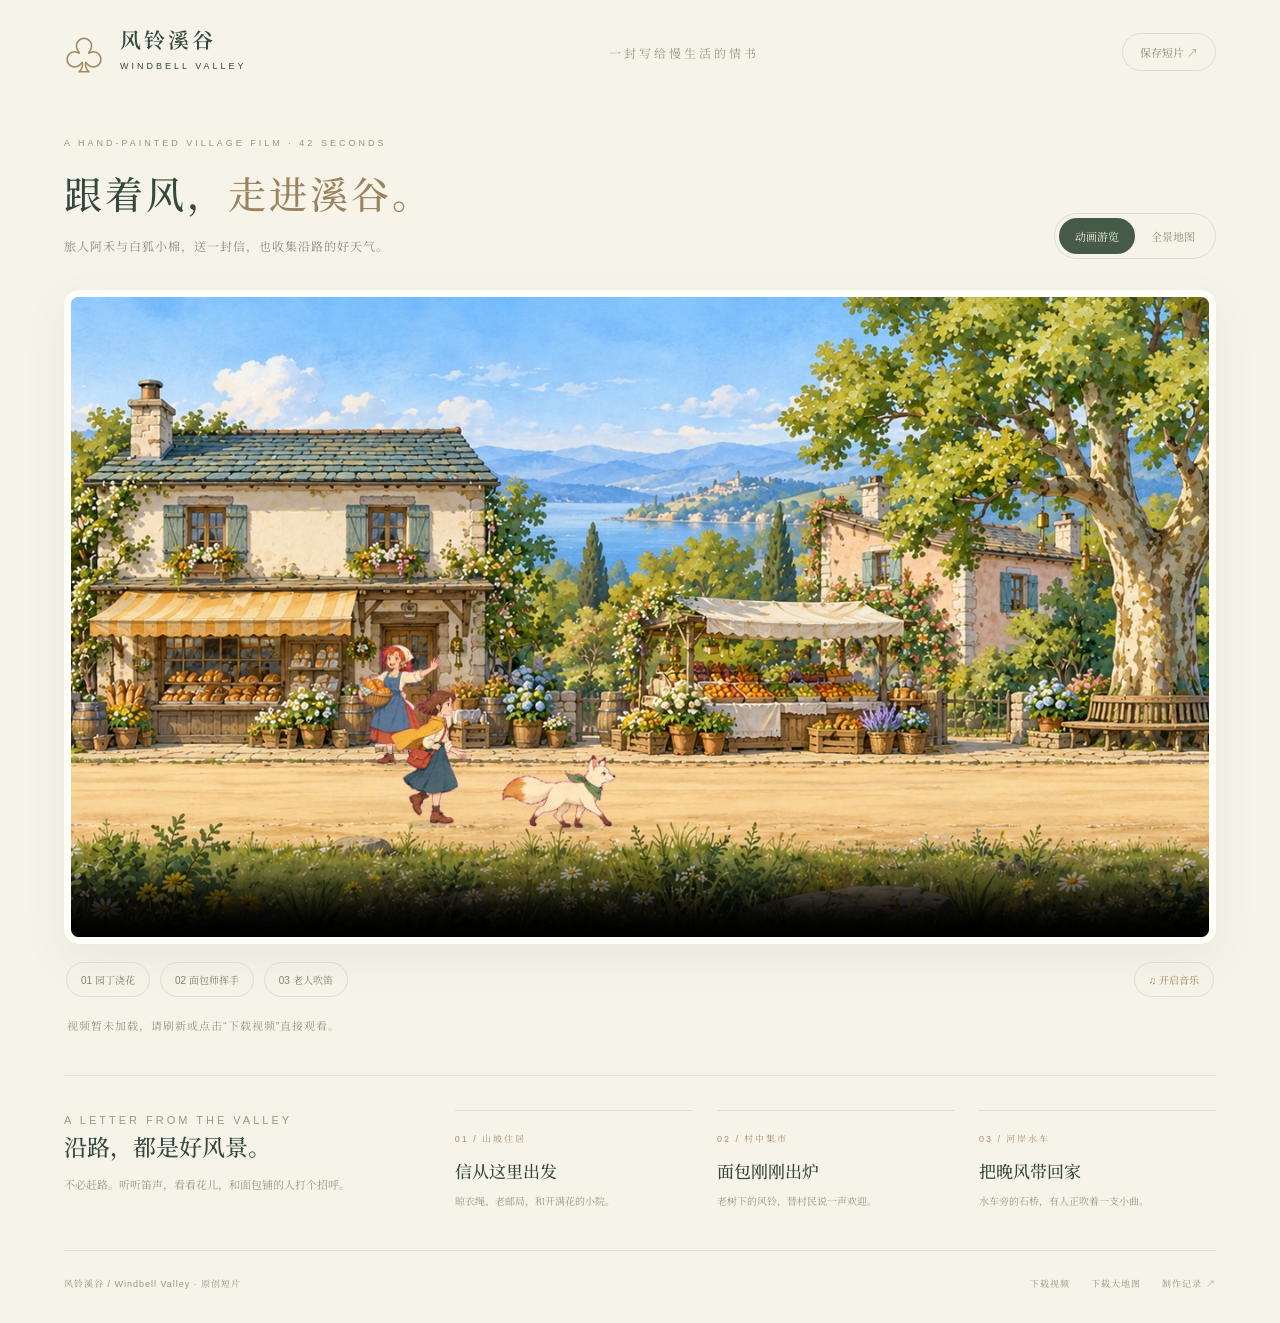
<file: index.html>
<!doctype html>
<html lang="zh-CN"><head><meta charset="UTF-8"><meta name="viewport" content="width=device-width,initial-scale=1"><meta name="theme-color" content="#f6f3e9"><meta name="description" content="风铃溪谷：一部温暖手绘的村庄漫游短片。旅人与白狐经过山坡住居、村中集市与河岸水车，遇见沿路的村民。"><link rel="icon" href="assets/favicon.svg" type="image/svg+xml"><title>风铃溪谷 · Windbell Valley · 动画短片</title><link rel="stylesheet" href="style.css"></head>
<body><header><a class="brand" href="./"><span class="brand-mark">♧</span><span>风铃溪谷<small>WINDBELL VALLEY</small></span></a><span class="header-note">一封写给慢生活的情书</span><a class="download-top" href="assets/scene.mp4" download="风铃溪谷.mp4">保存短片 ↗</a></header>
<main><div class="intro"><div><p class="eyebrow">A HAND-PAINTED VILLAGE FILM · 42 SECONDS</p><h1>跟着风，<em>走进溪谷。</em></h1><p class="description">旅人阿禾与白狐小棉，送一封信，也收集沿路的好天气。</p></div><div class="tabs" role="group" aria-label="查看方式"><button id="filmTab" aria-pressed="true" aria-controls="filmView">动画游览</button><button id="mapTab" aria-pressed="false" aria-controls="mapView">全景地图</button></div></div>
<section id="filmView" aria-label="风铃溪谷动画短片"><div class="frame"><video id="film" src="assets/scene.mp4" poster="assets/scene-poster.jpg" autoplay muted loop playsinline controls preload="metadata" aria-label="风铃溪谷，42 秒配乐村庄游览视频"></video></div><div class="film-tools"><div class="chapters" aria-label="查看村民动作"><button data-time="5.5">01 园丁浇花</button><button data-time="20.5">02 面包师挥手</button><button data-time="38">03 老人吹笛</button></div><button id="music" aria-pressed="false">♫ 开启音乐</button></div><p id="status" class="status" role="status">在花香与风铃声里，慢慢走过整个村庄。</p></section>
<section id="mapView" hidden aria-label="完整村庄地图"><div class="map-tools"><span>左右拖动，看看小路通向哪里。</span><div class="district-links"><button data-x="0">山坡住居</button><button data-x="2076">村中集市</button><button data-x="4152">河岸水车</button></div></div><div class="frame"><div id="panorama" tabindex="0" aria-label="可左右滚动的全景地图"><img id="mapImage" src="assets/windbell-valley-panorama.webp" width="6324" height="724" alt="风铃溪谷横向大地图：山坡住居、村中集市、河岸水车" draggable="false"></div></div><p class="status">6324 × 724 的村庄长卷，每一扇窗里，都藏着一个平凡的下午。</p></section>
<section class="notes"><div><p class="eyebrow">A LETTER FROM THE VALLEY</p><h2>沿路，都是好风景。</h2><p>不必赶路。听听笛声，看看花儿，和面包铺的人打个招呼。</p></div><div class="note-cards"><button data-time="4"><span>01 / 山坡住居</span><h3>信从这里出发</h3><p>晾衣绳、老邮局，和开满花的小院。</p></button><button data-time="21"><span>02 / 村中集市</span><h3>面包刚刚出炉</h3><p>老树下的风铃，替村民说一声欢迎。</p></button><button data-time="37"><span>03 / 河岸水车</span><h3>把晚风带回家</h3><p>水车旁的石桥，有人正吹着一支小曲。</p></button></div></section>
<footer><span>风铃溪谷 / Windbell Valley · 原创短片</span><div><a href="assets/scene.mp4" download="风铃溪谷.mp4">下载视频</a><a href="assets/windbell-valley-panorama.png" download="风铃溪谷大地图.png">下载大地图</a><a href="https://github.com/leeweisa3-maker/windbell-valley" target="_blank" rel="noreferrer">制作记录 ↗</a></div></footer></main><script src="app.js"></script></body></html>
</file>
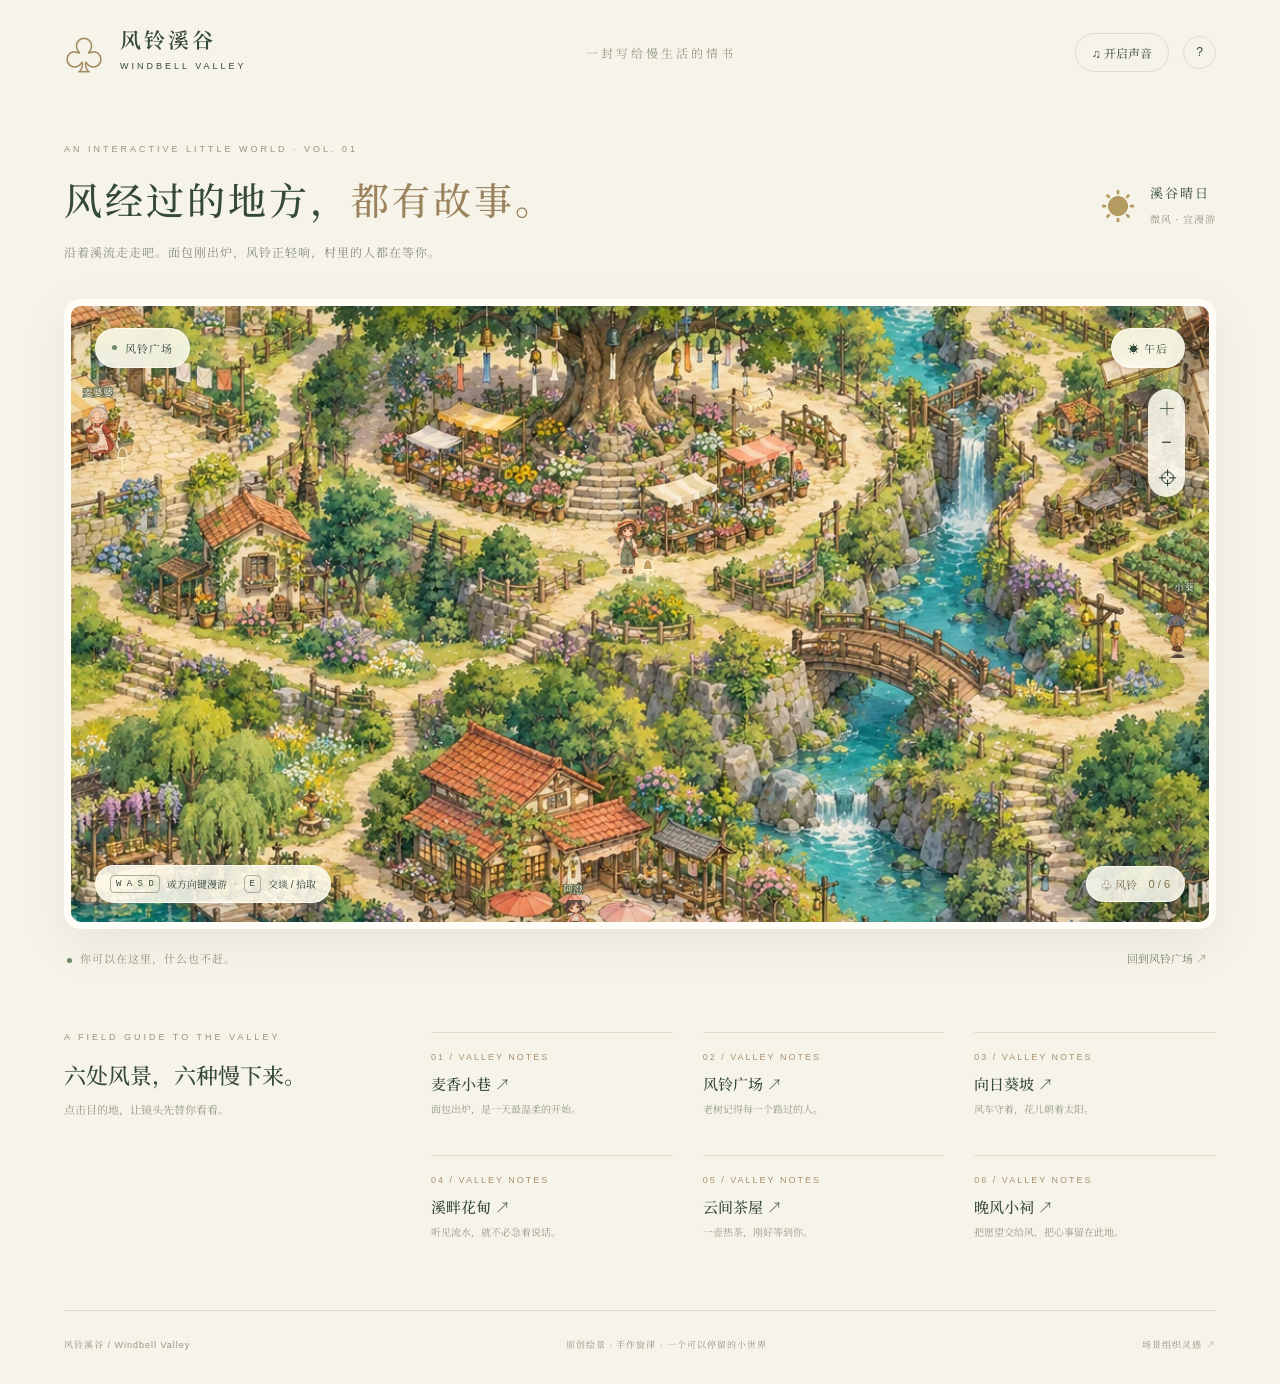
<file: legacy-interactive/index.html>
<!doctype html>
<html lang="zh-CN"><head><base href="../"><meta charset="UTF-8"><meta name="viewport" content="width=device-width,initial-scale=1"><meta name="theme-color" content="#f6f1e5"><meta name="description" content="风铃溪谷：一座可以散步、遇见村民、收集风铃的温暖手绘村庄。"><link rel="icon" href="assets/favicon.svg" type="image/svg+xml"><title>风铃溪谷 · Windbell Valley</title><link rel="stylesheet" href="legacy-interactive/style.css"></head>
<body>
<header><a class="brand" href="./" aria-label="风铃溪谷首页"><span class="brand-mark">♧</span><span>风铃溪谷<small>WINDBELL VALLEY</small></span></a><span class="header-note">一封写给慢生活的情书</span><div class="header-actions"><button id="sound" aria-pressed="false">♫ <span>开启声音</span></button><button id="help" aria-label="打开游玩说明">?</button></div></header>
<main><div class="intro"><div><p class="eyebrow">AN INTERACTIVE LITTLE WORLD · VOL. 01</p><h1>风经过的地方，<em>都有故事。</em></h1><p class="description">沿着溪流走走吧。面包刚出炉，风铃正轻响，村里的人都在等你。</p></div><div class="weather"><span class="sun-icon">☀</span><div id="weatherText">溪谷晴日<small>微风 · 宜漫游</small></div></div></div>
<section class="world-shell" aria-label="可探索的村庄"><canvas id="world" tabindex="0" aria-label="村庄地图，使用方向键或 WASD 行走，E 与村民交谈"></canvas><div class="scene-vignette"></div><div class="scene-top"><span class="location"><i></i><span id="location">风铃广场</span></span><button id="day" aria-pressed="false">☀ 午后</button></div><div class="map-tools"><button id="zoomIn" aria-label="放大">＋</button><button id="zoomOut" aria-label="缩小">−</button><button id="overview" aria-label="全景地图">⌖</button></div><div class="scene-bottom"><div class="hint"><span class="key">W A S D</span><span>或方向键漫游</span><b>·</b><span class="key">E</span><span>交谈 / 拾取</span></div><div class="bell-progress">♧ 风铃 <span id="count">0 / 6</span></div></div><div id="loading">正在等一阵风…</div><div id="toast" role="status"></div><div id="dialogue" class="dialogue" hidden><span class="dialogue-tag">溪谷来信</span><h2 id="speaker"></h2><p id="speech"></p><button id="closeDialogue">收好这句话 ↗</button></div><div class="touch-controls" aria-label="触屏方向控制"><button data-move="up" aria-label="向上">↑</button><div><button data-move="left" aria-label="向左">←</button><button id="touchAction" aria-label="交谈或拾取">E</button><button data-move="right" aria-label="向右">→</button></div><button data-move="down" aria-label="向下">↓</button></div></section>
<div class="under-scene"><span><i></i>你可以在这里，什么也不赶。</span><button id="reset">回到风铃广场 ↗</button></div>
<section class="journal"><div class="journal-heading"><p class="eyebrow">A FIELD GUIDE TO THE VALLEY</p><h2>六处风景，六种慢下来。</h2><p>点击目的地，让镜头先替你看看。</p></div><div id="places" class="places"></div></section>
<footer><span>风铃溪谷 / Windbell Valley</span><span>原创绘景 · 手作旋律 · 一个可以停留的小世界</span><a href="https://github.com/aldegad/sprite-gen" target="_blank" rel="noreferrer">场景组织灵感 ↗</a></footer></main>
<dialog id="helpDialog"><button class="modal-close" id="closeHelp" aria-label="关闭">×</button><p class="eyebrow">WELCOME, WANDERER</p><h2>把时间留给溪谷。</h2><p>WASD 或方向键走动；靠近村民或风铃时按 E。点击地面也能前往。拖动地图可以看向远处，滚轮与 ＋／− 调整视野，⌖ 查看全景。</p><p>寻找六枚风铃，听听三位村民的故事。手机可以使用方向按钮。点击“开启声音”聆听原创配乐，点击“午后”切换夜色。</p><small>进度会保存在此浏览器。按 Esc 关闭对话。</small></dialog>
<script src="legacy-interactive/app.js"></script></body></html>
</file>
<file: style.css>
@import url('https://fonts.googleapis.com/css2?family=Noto+Serif+SC:wght@400;500;600&display=swap');
:root{--paper:#f6f3e9;--ink:#35483c;--muted:#899080;--gold:#af8553}*{box-sizing:border-box}body{margin:0;background:var(--paper);color:var(--ink);font-family:Arial,'Noto Serif SC',serif}button,a{-webkit-tap-highlight-color:transparent}button{font:inherit;color:inherit;cursor:pointer}a{color:inherit}button:focus-visible,a:focus-visible,#panorama:focus-visible{outline:2px solid #a67743;outline-offset:4px}[hidden]{display:none!important}header{height:104px;max-width:1440px;margin:auto;display:flex;align-items:center;justify-content:space-between;padding:0 5%}.brand{display:flex;gap:13px;text-decoration:none;font:600 21px 'Noto Serif SC',serif;letter-spacing:3px}.brand-mark{font-size:40px;color:#a28a5f;font-weight:400}.brand small{display:block;font:9px Arial;letter-spacing:3px;margin-top:7px}.header-note{font-size:12px;color:#979a88;letter-spacing:3px}.download-top{font-size:11px;color:#8b876e;text-decoration:none;border:1px solid #deded0;padding:10px 17px;border-radius:24px}main{max-width:1440px;margin:auto;padding:0 5%}.intro{display:flex;justify-content:space-between;align-items:flex-end;margin:34px 0 31px;gap:25px}.eyebrow{font:9px Arial;letter-spacing:3px;color:#9b947d;margin:0 0 17px}h1{font:500 clamp(26px,3vw,38px) 'Noto Serif SC',serif;margin:0;letter-spacing:3px}h1 em{font-style:normal;color:#9b835d}.description{font-size:12px;letter-spacing:1px;color:#8a8e80;margin:17px 0 0;line-height:1.8}.tabs{display:flex;border:1px solid #dcdfcf;border-radius:25px;padding:4px;white-space:nowrap}.tabs button{border:0;background:transparent;padding:10px 16px;border-radius:21px;font-size:11px;color:#8c957d}.tabs button[aria-pressed=true]{background:#455b48;color:#fbf6e9}.frame{border:7px solid #fffdf7;border-radius:15px;overflow:hidden;background:#bac5a4;box-shadow:0 15px 45px #53643f12}video{display:block;width:100%;aspect-ratio:16/9;object-fit:contain;background:#bbc7a9}.film-tools{display:flex;justify-content:space-between;align-items:center;gap:12px;margin:18px 2px 0}.chapters{display:flex;gap:10px;flex-wrap:wrap}.film-tools button,.district-links button{border:1px solid #dbdfcf;background:transparent;border-radius:20px;padding:9px 14px;font-size:10px;color:#7c876d}.film-tools button:hover,.district-links button:hover{background:#eaeddf}.film-tools #music{color:#a08055;white-space:nowrap}.status{font-size:11px;letter-spacing:1px;color:#939a86;line-height:1.8;margin:20px 3px 0}.map-tools{display:flex;justify-content:space-between;align-items:center;margin:0 2px 15px;gap:12px;font-size:11px;color:#8c947d}.district-links{display:flex;gap:8px}#panorama{overflow-x:auto;overflow-y:hidden;cursor:grab;user-select:none;scrollbar-color:#b4bea5 #e4e9d9}#panorama.dragging{cursor:grabbing}#panorama img{display:block;height:min(68vh,660px);width:auto;max-width:none;pointer-events:none}.notes{margin-top:38px;border-top:1px solid #dce0d0;border-bottom:1px solid #dce0d0;padding:34px 0 39px;display:grid;grid-template-columns:1.1fr 2.4fr;gap:42px}.notes h2{font:500 23px 'Noto Serif SC';margin:0 0 12px}.notes p{font-size:11px;color:#939b85;line-height:1.9;max-width:290px;margin:0}.note-cards{display:grid;grid-template-columns:repeat(3,1fr);gap:25px}.note-cards button{background:transparent;border:0;border-top:1px solid #dce0d0;padding:17px 0 0;text-align:left}.note-cards button:hover h3{color:#a08055}.note-cards span{font-size:9px;letter-spacing:2px;color:#aa9271}.note-cards h3{font:500 17px 'Noto Serif SC';margin:12px 0 9px}.note-cards p{font-size:10px}footer{padding:26px 0 33px;display:flex;justify-content:space-between;gap:20px;color:#919885;font-size:9px;letter-spacing:1px}footer div{display:flex;gap:21px}footer a{text-decoration:none}@media(max-width:760px){header{height:85px}.header-note{display:none}.brand{font-size:18px}.brand-mark{font-size:33px}.download-top{padding:9px 12px;font-size:10px}.intro{margin-top:25px;align-items:flex-start;flex-direction:column;gap:23px}.description{font-size:11px}.tabs button{padding:9px 17px}.frame{border-width:5px}.film-tools{align-items:flex-start}.chapters{gap:7px;flex-direction:column}.film-tools button{padding:8px 12px;font-size:10px}.notes{grid-template-columns:1fr;gap:22px;padding-top:25px}.note-cards{gap:16px}.note-cards h3{font-size:14px}.note-cards span{font-size:8px;letter-spacing:1px}.note-cards p{font-size:9px}.map-tools{flex-direction:column;align-items:flex-start;gap:13px}.district-links{gap:5px}.district-links button{font-size:9px;padding:8px 10px}#panorama img{height:53vh}footer{flex-wrap:wrap;line-height:1.8}.status{font-size:10px}}@media(prefers-reduced-motion:reduce){*{scroll-behavior:auto}}
</file>
